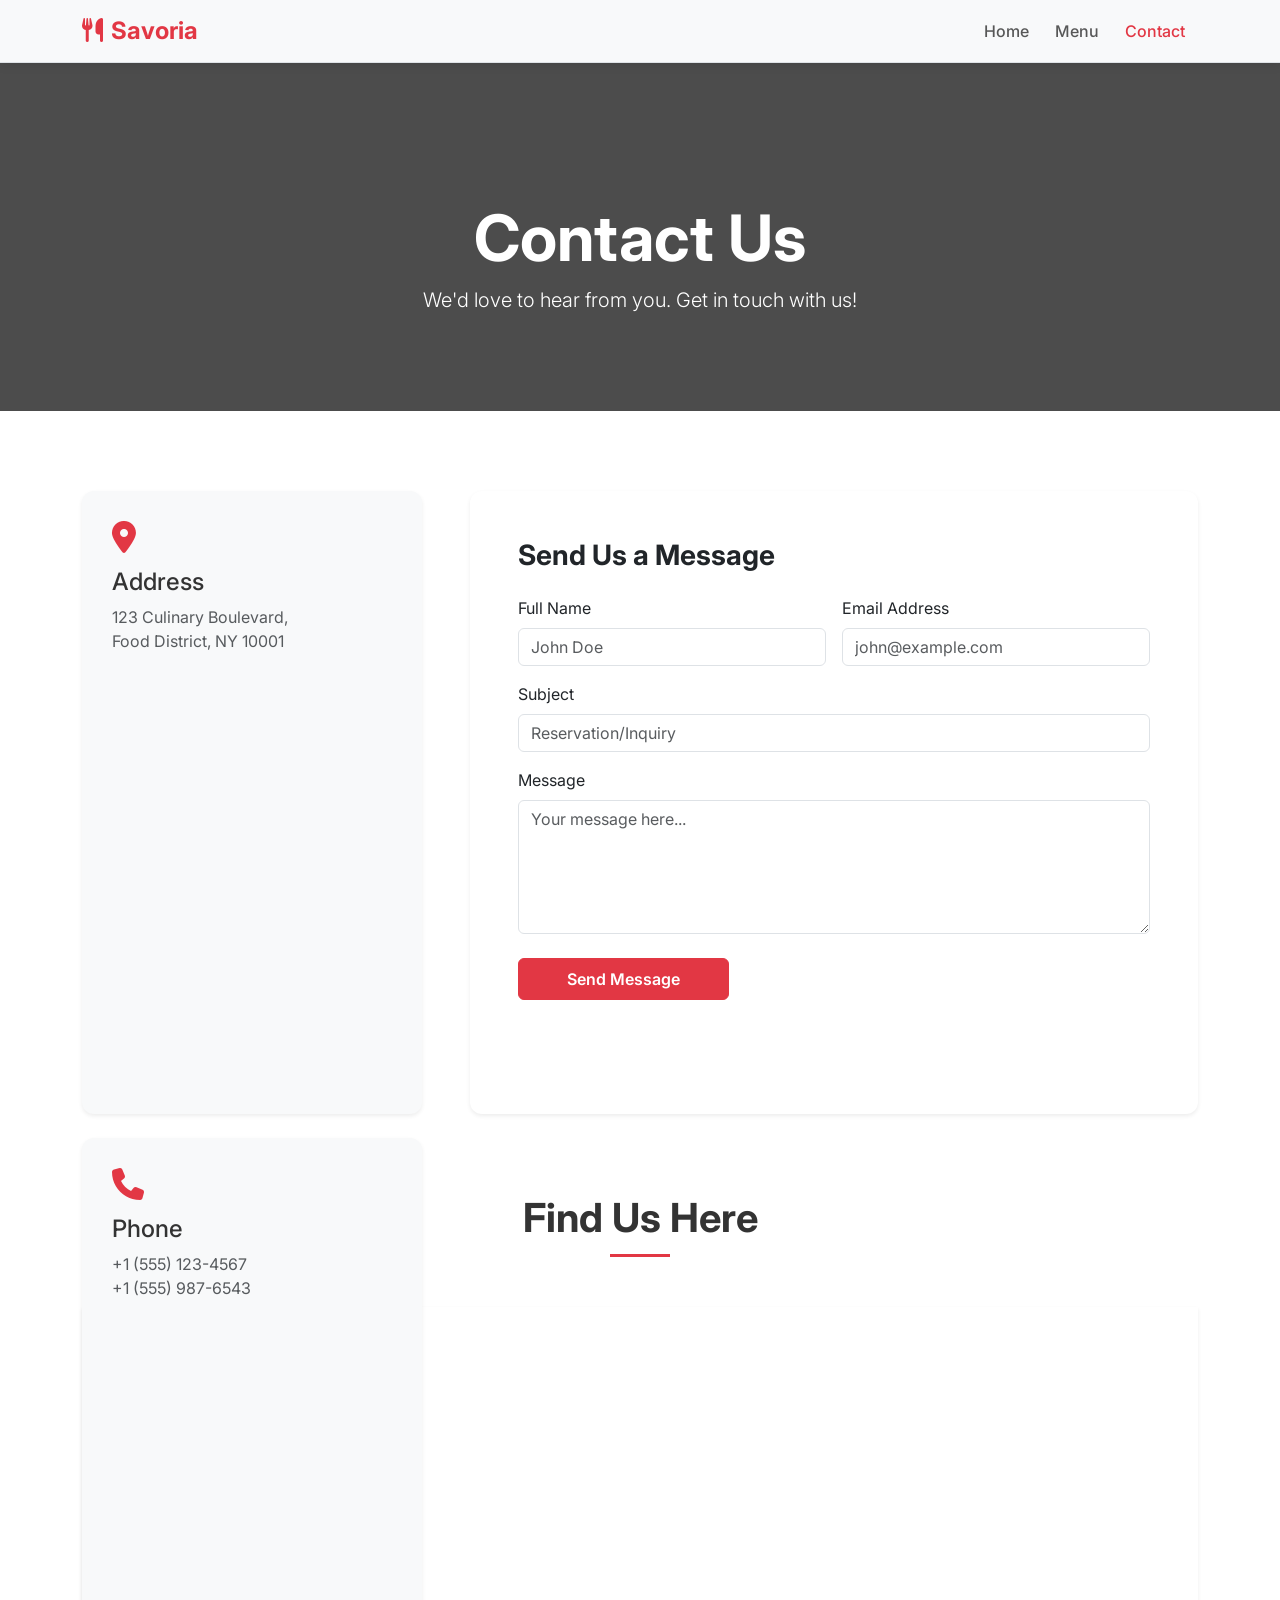
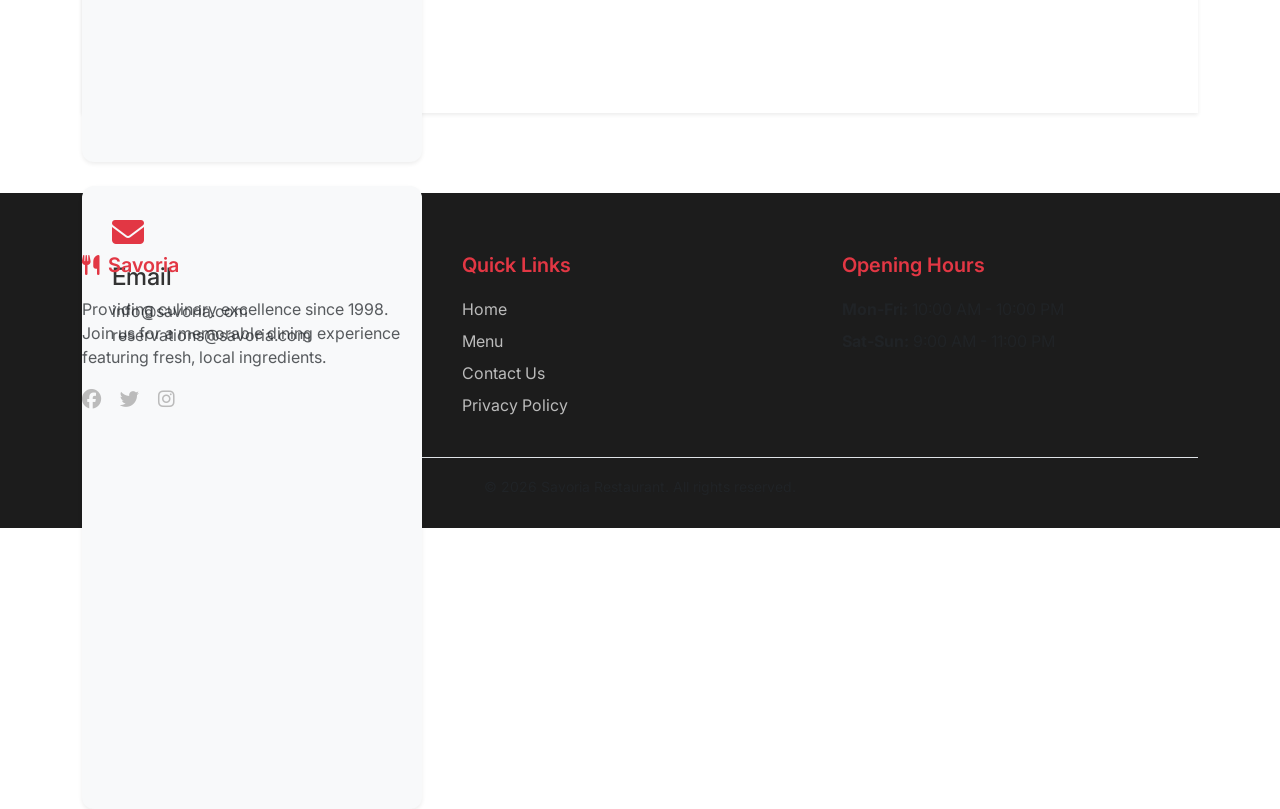
<file: contact.html>
<!DOCTYPE html>
<html lang="en">

<head>
    <meta charset="UTF-8">
    <meta name="viewport" content="width=device-width, initial-scale=1.0">
    <title>Contact Us | Savoria</title>
    <!-- Google Fonts -->
    <link href="https://fonts.googleapis.com/css2?family=Inter:wght@300;400;500;600;700;800&display=swap"
        rel="stylesheet">
    <!-- Bootstrap CSS -->
    <link href="https://cdn.jsdelivr.net/npm/bootstrap@5.3.2/dist/css/bootstrap.min.css" rel="stylesheet">
    <!-- FontAwesome -->
    <link rel="stylesheet" href="https://cdnjs.cloudflare.com/ajax/libs/font-awesome/6.4.2/css/all.min.css">
    <!-- Custom CSS -->
    <link rel="stylesheet" href="style.css">
    <style>
        .contact-info-card {
            background-color: var(--light-bg);
            padding: 30px;
            border-radius: 12px;
            height: 100%;
        }

        .contact-icon {
            font-size: 2rem;
            color: var(--primary-color);
            margin-bottom: 15px;
        }

        .map-container iframe {
            width: 100%;
            height: 400px;
            border-radius: 12px;
            border: 0;
        }
    </style>
</head>

<body>

    <!-- Navbar -->
    <nav class="navbar navbar-expand-lg navbar-light fixed-top border-bottom">
        <div class="container">
            <a class="navbar-brand" href="index.html"><i class="fa-solid fa-utensils me-2"></i>Savoria</a>
            <button class="navbar-toggler" type="button" data-bs-toggle="collapse" data-bs-target="#navbarNav">
                <span class="navbar-toggler-icon"></span>
            </button>
            <div class="collapse navbar-collapse" id="navbarNav">
                <ul class="navbar-nav ms-auto">
                    <li class="nav-item"><a class="nav-link" href="index.html">Home</a></li>
                    <li class="nav-item"><a class="nav-link" href="menu.html">Menu</a></li>
                    <li class="nav-item"><a class="nav-link active" href="contact.html">Contact</a></li>
                </ul>
            </div>
        </div>
    </nav>

    <!-- Page Header -->
    <header class="page-header"
        style="background: linear-gradient(rgba(0,0,0,0.7), rgba(0,0,0,0.7)), url('https://images.unsplash.com/photo-1555396273-367ea4eb4db5?auto=format&fit=crop&w=1920&q=80') center/cover;">
        <div class="container">
            <h1 class="display-3 fw-bold">Contact Us</h1>
            <p class="lead">We'd love to hear from you. Get in touch with us!</p>
        </div>
    </header>

    <!-- Contact Section -->
    <section class="section-padding">
        <div class="container">
            <div class="row g-5">
                <!-- Info -->
                <div class="col-lg-4">
                    <div class="contact-info-card shadow-sm mb-4">
                        <i class="fa-solid fa-location-dot contact-icon"></i>
                        <h4>Address</h4>
                        <p class="text-muted mb-0">123 Culinary Boulevard,<br>Food District, NY 10001</p>
                    </div>
                    <div class="contact-info-card shadow-sm mb-4">
                        <i class="fa-solid fa-phone contact-icon"></i>
                        <h4>Phone</h4>
                        <p class="text-muted mb-0">+1 (555) 123-4567<br>+1 (555) 987-6543</p>
                    </div>
                    <div class="contact-info-card shadow-sm">
                        <i class="fa-solid fa-envelope contact-icon"></i>
                        <h4>Email</h4>
                        <p class="text-muted mb-0">info@savoria.com<br>reservations@savoria.com</p>
                    </div>
                </div>

                <!-- Form -->
                <div class="col-lg-8">
                    <div class="card border-0 shadow-sm p-4 p-md-5 h-100">
                        <h3 class="fw-bold mb-4">Send Us a Message</h3>
                        <form id="contactForm" novalidate>
                            <div class="row g-3">
                                <div class="col-md-6">
                                    <label for="name" class="form-label">Full Name</label>
                                    <input type="text" class="form-control" id="name" placeholder="John Doe" required>
                                    <div class="invalid-feedback">Please provide your name.</div>
                                </div>
                                <div class="col-md-6">
                                    <label for="email" class="form-label">Email Address</label>
                                    <input type="email" class="form-control" id="email" placeholder="john@example.com"
                                        required>
                                    <div class="invalid-feedback">Please provide a valid email.</div>
                                </div>
                                <div class="col-12">
                                    <label for="subject" class="form-label">Subject</label>
                                    <input type="text" class="form-control" id="subject"
                                        placeholder="Reservation/Inquiry">
                                </div>
                                <div class="col-12">
                                    <label for="message" class="form-label">Message</label>
                                    <textarea class="form-control" id="message" rows="5"
                                        placeholder="Your message here..." required></textarea>
                                    <div class="invalid-feedback">Please write a message.</div>
                                </div>
                                <div class="col-12 mt-4">
                                    <button type="submit" class="btn btn-primary px-5 py-2">Send Message</button>
                                </div>
                            </div>
                        </form>
                    </div>
                </div>
            </div>
        </div>
    </section>

    <!-- Map Section -->
    <section class="section-padding pt-0">
        <div class="container">
            <h2 class="section-title">Find Us Here</h2>
            <div class="map-container shadow-sm">
                <!-- Embedded Google Map -->
                <iframe
                    src="https://www.google.com/maps/embed?pb=!1m18!1m12!1m3!1d193595.15830869428!2d-74.119763973046!3d40.69766374874431!2m3!1f0!2f0!3f0!3m2!1i1024!2i768!4f13.1!3m3!1m2!1s0x89c24fa5d33f083b%3A0xc80b8f06e177fe62!2sNew%20York%2C%20NY!5e0!3m2!1sen!2sus!4v1683141235678!5m2!1sen!2sus"
                    allowfullscreen="" loading="lazy" referrerpolicy="no-referrer-when-downgrade"></iframe>
            </div>
        </div>
    </section>

    <!-- Footer -->
    <footer>
        <div class="container">
            <div class="row gy-4">
                <div class="col-md-4">
                    <h5><i class="fa-solid fa-utensils me-2"></i>Savoria</h5>
                    <p class="text-muted pe-4">Providing culinary excellence since 1998. Join us for a memorable dining
                        experience featuring fresh, local ingredients.</p>
                    <div class="social-icons mt-3">
                        <a href="#"><i class="fa-brands fa-facebook"></i></a>
                        <a href="#"><i class="fa-brands fa-twitter"></i></a>
                        <a href="#"><i class="fa-brands fa-instagram"></i></a>
                    </div>
                </div>
                <div class="col-md-4">
                    <h5>Quick Links</h5>
                    <ul class="list-unstyled">
                        <li><a href="index.html" class="mb-2 d-block">Home</a></li>
                        <li><a href="menu.html" class="mb-2 d-block">Menu</a></li>
                        <li><a href="contact.html" class="mb-2 d-block">Contact Us</a></li>
                        <li><a href="#" class="mb-2 d-block">Privacy Policy</a></li>
                    </ul>
                </div>
                <div class="col-md-4">
                    <h5>Opening Hours</h5>
                    <ul class="list-unstyled text-muted">
                        <li class="mb-2"><strong>Mon-Fri:</strong> 10:00 AM - 10:00 PM</li>
                        <li class="mb-2"><strong>Sat-Sun:</strong> 9:00 AM - 11:00 PM</li>
                    </ul>
                </div>
            </div>
            <div class="border-top mt-4 pt-3 text-center text-muted">
                <small>&copy; 2026 Savoria Restaurant. All rights reserved.</small>
            </div>
        </div>
    </footer>

    <!-- Bootstrap JS -->
    <script src="https://cdn.jsdelivr.net/npm/bootstrap@5.3.2/dist/js/bootstrap.bundle.min.js"></script>
    <!-- Custom JS -->
    <script src="script.js"></script>
</body>

</html>
</file>
<file: style.css>
/* style.css */
:root {
    --primary-color: #E23744;
    /* Warm food theme */
    --primary-hover: #C12733;
    --dark-bg: #1c1c1c;
    --light-bg: #f8f9fa;
    --text-dark: #333;
    --text-light: #fff;
    --transition-speed: 0.3s;
}

body {
    font-family: 'Inter', sans-serif;
    color: var(--text-dark);
}

/* Navbar */
.navbar {
    background-color: var(--light-bg) !important;
    box-shadow: 0 2px 10px rgba(0, 0, 0, 0.1);
    transition: all var(--transition-speed);
}

.navbar-brand {
    font-weight: 700;
    font-size: 1.5rem;
    color: var(--primary-color) !important;
}

.nav-link {
    font-weight: 500;
    margin: 0 5px;
    transition: color var(--transition-speed);
}

.nav-link:hover,
.nav-link.active {
    color: var(--primary-color) !important;
}

/* Hero Section */
.hero-section {
    height: 100vh;
    background: linear-gradient(rgba(0, 0, 0, 0.6), rgba(0, 0, 0, 0.6)), url('https://images.unsplash.com/photo-1514933651103-005eec06c04b?auto=format&fit=crop&w=1920&q=80') center/cover no-repeat;
    display: flex;
    align-items: center;
    justify-content: center;
    text-align: center;
    color: var(--text-light);
    padding-top: 76px;
    /* Offset for fixed navbar */
}

.hero-section h1 {
    font-size: 4rem;
    font-weight: 800;
    margin-bottom: 20px;
    animation: fadeInDown 1s ease-in;
}

.hero-section p {
    font-size: 1.2rem;
    margin-bottom: 30px;
    animation: fadeInUp 1s ease-in;
}

/* Page Header (Menu/Contact) */
.page-header {
    padding: 150px 0 80px;
    color: white;
    text-align: center;
    margin-top: 50px;
}

/* Buttons */
.btn-primary {
    background-color: var(--primary-color);
    border-color: var(--primary-color);
    padding: 10px 25px;
    font-weight: 600;
    transition: all var(--transition-speed);
}

.btn-primary:hover,
.btn-primary:focus,
.btn-primary:active {
    background-color: var(--primary-hover) !important;
    border-color: var(--primary-hover) !important;
    transform: translateY(-2px);
}

.btn-outline-primary {
    color: var(--primary-color);
    border-color: var(--primary-color);
}

.btn-outline-primary:hover {
    background-color: var(--primary-color);
    color: white;
}

/* Sections */
.section-padding {
    padding: 80px 0;
}

.section-title {
    text-align: center;
    margin-bottom: 50px;
    font-weight: 700;
    font-size: 2.5rem;
    position: relative;
    padding-bottom: 15px;
}

.section-title::after {
    content: '';
    position: absolute;
    bottom: 0;
    left: 50%;
    transform: translateX(-50%);
    width: 60px;
    height: 3px;
    background-color: var(--primary-color);
}

/* Cards */
.card {
    border: none;
    border-radius: 12px;
    overflow: hidden;
    box-shadow: 0 5px 15px rgba(0, 0, 0, 0.05);
    transition: transform var(--transition-speed), box-shadow var(--transition-speed);
}

.card:hover {
    transform: translateY(-5px);
    box-shadow: 0 10px 25px rgba(0, 0, 0, 0.15);
}

.card-img-top {
    height: 250px;
    object-fit: cover;
}

.card-body {
    padding: 20px;
}

.card-title {
    font-weight: 700;
    font-size: 1.25rem;
}

.text-primary {
    color: var(--primary-color) !important;
}

/* Testimonials Carousel */
#testimonialCarousel {
    background-color: var(--light-bg);
    padding: 50px;
    border-radius: 12px;
}

/* Menu Item Transitions */
.menu-item {
    transition: all 0.4s ease;
}

/* Footer */
footer {
    background-color: var(--dark-bg);
    color: var(--text-light);
    padding: 60px 0 30px;
}

footer h5 {
    color: var(--primary-color);
    font-weight: 600;
    margin-bottom: 20px;
}

footer a {
    color: #bbb;
    text-decoration: none;
    transition: color var(--transition-speed);
}

footer a:hover {
    color: var(--primary-color);
}

.social-icons a {
    display: inline-block;
    margin-right: 15px;
    font-size: 1.2rem;
}

@keyframes fadeInDown {
    from {
        opacity: 0;
        transform: translateY(-30px);
    }

    to {
        opacity: 1;
        transform: translateY(0);
    }
}

@keyframes fadeInUp {
    from {
        opacity: 0;
        transform: translateY(30px);
    }

    to {
        opacity: 1;
        transform: translateY(0);
    }
}
</file>
